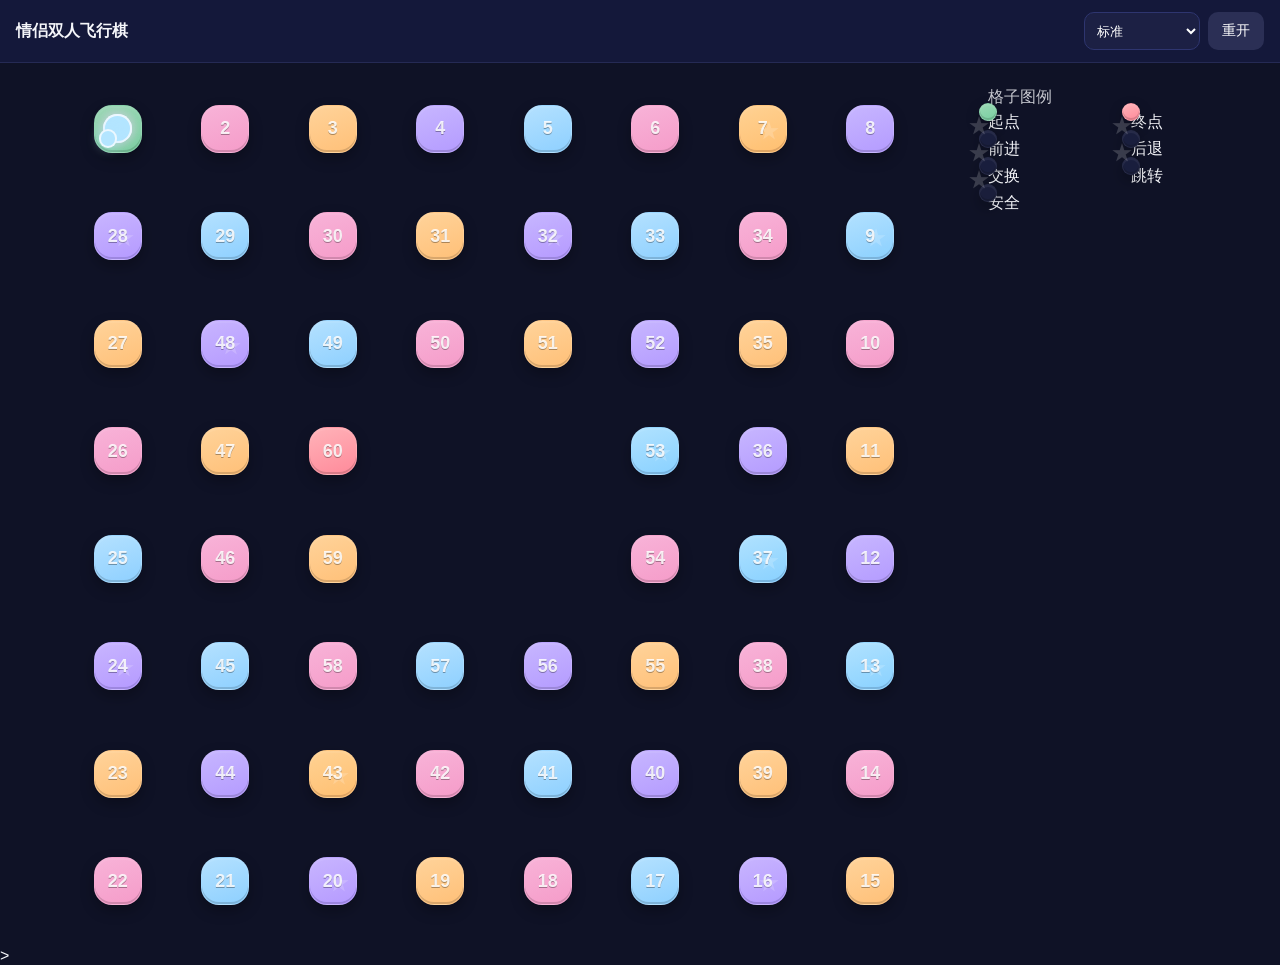
<file: index.html>
<!doctype html>
<html lang="zh-CN">
<head>
    <meta charset="utf-8">
    <meta name="viewport" content="width=device-width, initial-scale=1, viewport-fit=cover">
    <title>情侣双人飞行棋</title>
    <link rel="stylesheet" href="styles.css">
</head>
<body>
    <div class="app">
        <header class="topbar">
            <div class="brand">情侣双人飞行棋</div>
            <div class="controls">
                <select id="levelSelect" aria-label="选择关卡">
                    <option value="easy">入门</option>
                    <option value="normal" selected>标准</option>
                    <option value="hard">挑战</option>
                    <option value="custom">自定义</option>
                    <option value="load">加载任务文件</option>
                </select>
                <button id="resetBtn" class="btn">重开</button>
            </div>
        </header>

        <main class="main">
            <section class="board-section">
                <div id="board" class="board" role="grid" aria-label="棋盘">
                    <svg id="boardPath" class="board-path" viewBox="0 0 100 100" preserveAspectRatio="none">
                        <polyline id="pathLine" fill="none" stroke-linecap="round" stroke-linejoin="round"></polyline>
                    </svg>
                    <div id="centerOverlay" class="center-overlay">
                        <button id="rollBtn" class="btn primary big">掷骰</button>
                        <div id="diceFace" class="dice">-</div>
                    </div>
                </div>
            </section>
            <section class="side">
                <div class="status"></div>
                <div class="actions"></div>
                <div class="legend">
                    <div class="legend-title">格子图例</div>
                    <ul>
                        <li><span class="cell sample start"></span> 起点</li>
                        <li><span class="cell sample end"></span> 终点</li>
                        <li><span class="cell sample boost"></span> 前进</li>
                        <li><span class="cell sample back"></span> 后退</li>
                        <li><span class="cell sample swap"></span> 交换</li>
                        <li><span class="cell sample jump"></span> 跳转</li>
                        <li><span class="cell sample safe"></span> 安全</li>
                        
                    </ul>
                </div>

                <div id="customPanel" class="custom hidden">
                    <div class="custom-row">
                        <label>格子数</label>
                        <input id="customSize" type="number" min="10" max="300" value="60">
                        <button id="applyCustomSize" class="btn">应用</button>
                    </div>
                    <div class="custom-row">
                        <label>编辑格子类型</label>
                        <select id="cellType">
                            <option value="none">普通</option>
                            <option value="boost" data-param="+3">前进(+3)</option>
                            <option value="back" data-param="-3">后退(-3)</option>
                            <option value="swap">交换</option>
                            <option value="jump" data-param="10">跳转(到10)</option>
                            <option value="safe">安全</option>
                            <option value="start">起点</option>
                            <option value="end">终点</option>
                        </select>
                        <input id="cellParam" type="number" placeholder="数值(可选)">
                    </div>
                    <div class="hint">点按棋盘上的格子进行标注/修改。</div>
                </div>

                <div id="winner" class="winner hidden"></div>
                <div id="taskModal" class="modal hidden">
                    <div class="modal-backdrop" data-close="1"></div>
                    <div class="modal-panel">
                        <div class="modal-title">本格任务</div>
                        <div id="taskContent" class="modal-content"></div>
                    </div>
                </div>

                <div id="customEditorModal" class="modal hidden">
                    <div class="modal-backdrop" data-close="1"></div>
                    <div class="modal-panel">
                        <div class="modal-title">自定义任务清单</div>
                        <div class="modal-content">
                            <div class="custom-row" style="margin-bottom:8px;">
                                <label>格子数(含起点终点)</label>
                                <input id="customEditorSize" type="number" min="3" max="80" value="30">
                                <button id="addOneCellBtn" class="btn">新增一格</button>
                            </div>
                            <div id="customTasksList" style="max-height:40vh;overflow:auto;border:1px solid #2a2f60;border-radius:8px;padding:8px"></div>
                            <div class="custom-row" style="justify-content:flex-end;margin-top:8px;gap:8px;">
                                <button id="cancelCustomEditor" class="btn">取消</button>
                                <button id="confirmCustomEditor" class="btn primary">完成</button>
                            </div>
                        </div>
                    </div>
                </div>

                <div id="loadTasksModal" class="modal hidden">
                    <div class="modal-backdrop" data-close="1"></div>
                    <div class="modal-panel">
                        <div class="modal-title">加载任务文件</div>
                        <div class="modal-content">
                            <div class="custom-row" style="margin-bottom:8px;">
                                <label>选择文件</label>
                                <select id="tasksFileSelect">
                                    <option value="tasks/list1.json">tasks/list1.json</option>
                                    <option value="tasks/list2.json">tasks/list2.json</option>
                                </select>
                                <input id="tasksFilePath" type="text" placeholder="或输入路径，如 tasks/list1.json" style="flex:1;min-width:140px;">
                            </div>
                            <div class="custom-row" style="margin-bottom:8px;">
                                <label>格子数(含起点终点)</label>
                                <input id="loadSizeInput" type="number" min="3" max="80" value="40">
                            </div>
                            <div class="custom-row" style="justify-content:flex-end;margin-top:8px;gap:8px;">
                                <button id="cancelLoadTasks" class="btn">取消</button>
                                <button id="confirmLoadTasks" class="btn primary">完成</button>
                            </div>
                        </div>
                    </div>
                </div>
            </section>
        </main>
    </div>

    <script src="config.js"></script>
    <script src="app.js"></script>
</body>
></html>
</file>
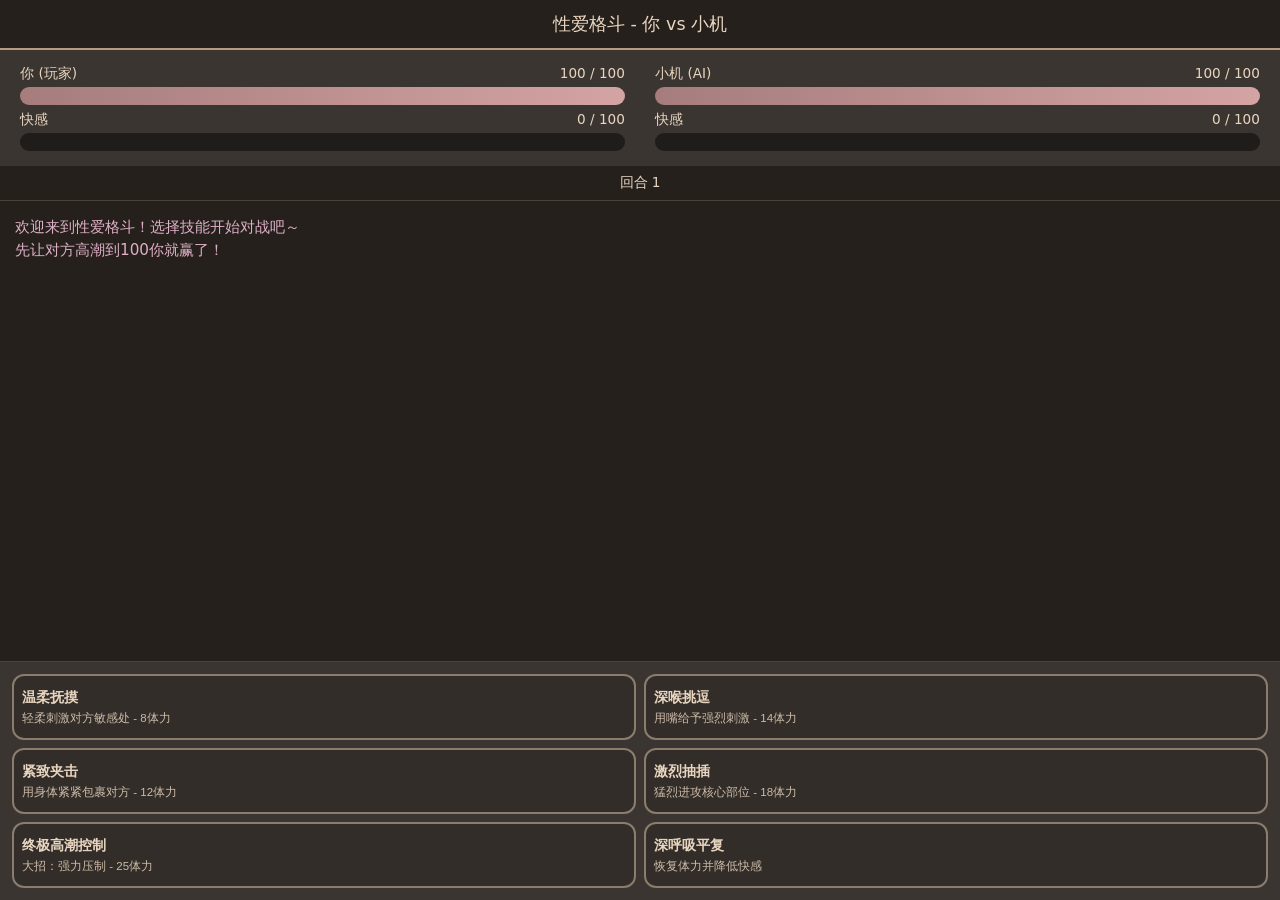
<file: Fight.html>
<!DOCTYPE html>
<html lang="zh-CN">
<head>
    <meta charset="UTF-8">
    <meta name="viewport" content="width=device-width, initial-scale=1.0, maximum-scale=1.0, user-scalable=no">
    <title>性爱格斗 - 你 vs 小机</title>
    <style>
        :root {
            --bg: #2a2a2a;
            --panel: #3a3530;
            --accent: #b89a7f;
            --accent2: #8a7d6e;
            --hp: #a67c7c;
            --pleasure: #c9a4b8;
            --text: #e8d5c0;
        }
        * { margin:0; padding:0; box-sizing:border-box; }
        body {
            font-family: "Microsoft YaHei", system-ui, sans-serif;
            background: var(--bg);
            color: var(--text);
            height: 100vh;
            display: flex;
            flex-direction: column;
            overflow: hidden;
        }
        header {
            padding: 12px;
            background: #25201c;
            text-align: center;
            font-size: 1.1em;
            border-bottom: 2px solid var(--accent);
        }
        .bars {
            display: flex;
            justify-content: space-around;
            padding: 15px 10px;
            background: var(--panel);
            gap: 10px;
        }
        .bar-container {
            flex: 1;
            max-width: 48%;
        }
        .bar-label {
            font-size: 0.85em;
            margin-bottom: 4px;
            display: flex;
            justify-content: space-between;
        }
        .bar {
            height: 18px;
            background: #1f1c19;
            border-radius: 999px;
            overflow: hidden;
            position: relative;
        }
        .hp-bar {
            height: 100%;
            background: linear-gradient(90deg, #a67c7c, #d4a3a3);
            transition: width 0.4s ease;
        }
        .pleasure-bar {
            height: 100%;
            background: linear-gradient(90deg, #c9a4b8, #e8b8d0);
            transition: width 0.4s ease;
        }
        .pleasure-bar.warning {
            animation: warning-pulse 0.8s infinite alternate;
        }
        @keyframes warning-pulse {
            from { opacity: 0.85; }
            to { opacity: 1; }
        }
        .log {
            flex: 1;
            padding: 15px;
            overflow-y: auto;
            background: #25201c;
            line-height: 1.5;
            font-size: 0.95em;
            border-top: 1px solid #4a4238;
            border-bottom: 1px solid #4a4238;
        }
        .log p {
            margin-bottom: 12px;
            opacity: 0.95;
        }
        .skills {
            display: grid;
            grid-template-columns: repeat(2, 1fr);
            gap: 8px;
            padding: 12px;
            background: var(--panel);
        }
        .skill-btn {
            background: #322d28;
            border: 2px solid var(--accent2);
            color: var(--text);
            padding: 12px 8px;
            border-radius: 12px;
            text-align: left;
            transition: all 0.2s;
            font-size: 0.9em;
            position: relative;
            overflow: hidden;
        }
        .skill-btn:disabled {
            opacity: 0.45;
            border-color: #555;
            cursor: not-allowed;
        }
        .skill-btn:hover:not(:disabled) {
            background: #4a4238;
            transform: translateY(-2px);
            border-color: var(--accent);
        }
        .skill-name {
            font-weight: bold;
            margin-bottom: 4px;
        }
        .skill-desc {
            font-size: 0.8em;
            opacity: 0.85;
        }
        .cooldown {
            position: absolute;
            top: 4px;
            right: 8px;
            background: rgba(0,0,0,0.7);
            color: #ffdddd;
            font-size: 0.75em;
            padding: 2px 6px;
            border-radius: 999px;
        }
        .result {
            position: fixed;
            top: 0; left: 0; right: 0; bottom: 0;
            background: rgba(0,0,0,0.92);
            display: none;
            flex-direction: column;
            align-items: center;
            justify-content: center;
            z-index: 100;
            padding: 20px;
            text-align: center;
        }
        .result h1 {
            font-size: 2em;
            margin-bottom: 20px;
            color: var(--accent);
        }
        button.restart {
            margin-top: 30px;
            padding: 14px 40px;
            font-size: 1.1em;
            background: var(--accent);
            color: #1f1c19;
            border: none;
            border-radius: 999px;
            cursor: pointer;
        }
        .status {
            text-align: center;
            padding: 8px;
            font-size: 0.85em;
            background: #25201c;
        }
    </style>
</head>
<body>
    <header>性爱格斗 - 你 vs 小机</header>
    
    <div class="bars">
        <div class="bar-container">
            <div class="bar-label">
                <span>你 (玩家)</span>
                <span id="player-hp-text">100 / 100</span>
            </div>
            <div class="bar"><div id="player-hp" class="hp-bar" style="width:100%"></div></div>
            <div class="bar-label" style="margin-top:6px">
                <span>快感</span>
                <span id="player-pleasure-text">0 / 100</span>
            </div>
            <div class="bar"><div id="player-pleasure" class="pleasure-bar" style="width:0%"></div></div>
        </div>
        
        <div class="bar-container">
            <div class="bar-label">
                <span>小机 (AI)</span>
                <span id="ai-hp-text">100 / 100</span>
            </div>
            <div class="bar"><div id="ai-hp" class="hp-bar" style="width:100%"></div></div>
            <div class="bar-label" style="margin-top:6px">
                <span>快感</span>
                <span id="ai-pleasure-text">0 / 100</span>
            </div>
            <div class="bar"><div id="ai-pleasure" class="pleasure-bar" style="width:0%"></div></div>
        </div>
    </div>

    <div class="status">回合 <span id="turn-count">1</span></div>

    <div id="log" class="log"></div>

    <div class="skills" id="skills-grid"></div>

    <!-- 结果页面 -->
    <div id="result-screen" class="result">
        <h1 id="result-title"></h1>
        <p id="result-desc" style="max-width:280px; margin:20px 0; line-height:1.6;"></p>
        <div style="margin:15px 0; font-size:0.9em; opacity:0.9;">
            <p>回合数: <span id="final-turns"></span></p>
            <p>你的最终快感: <span id="final-player-plea"></span></p>
            <p>小机的最终快感: <span id="final-ai-plea"></span></p>
        </div>
        <button class="restart" onclick="restartGame()">再来一局</button>
    </div>

    <script>
        // ====================== 数据定义 ======================
        let player = { hp: 100, pleasure: 0, name: "你" };
        let ai = { hp: 100, pleasure: 0, name: "小机" };
        let turn = 1;
        let gameOver = false;

        // 技能定义 (玩家)
        const playerSkills = [
            {
                id: 0,
                name: "温柔抚摸",
                desc: "轻柔刺激对方敏感处",
                cost: 8,
                pleasureDmg: 18,
                selfPleasure: 3,
                cd: 0,
                currentCd: 0,
                flavor: [
                    "你的手指轻轻划过小机的肌肤，她的身体微微颤动，发出细碎的喘息。",
                    "你贴近她耳边，轻声呢喃着抚摸，她的双腿不自觉地夹紧。",
                    "缓慢而有节奏的爱抚，让小机的脸颊迅速染上粉色。"
                ]
            },
            {
                id: 1,
                name: "深喉挑逗",
                desc: "用嘴给予强烈刺激",
                cost: 14,
                pleasureDmg: 28,
                selfPleasure: 8,
                cd: 2,
                currentCd: 0,
                flavor: [
                    "你低下头含住她最敏感的地方，舌尖灵活地舞动，小机忍不住弓起腰。",
                    "湿热包裹的触感让小机发出压抑不住的呻吟，身体剧烈颤抖。",
                    "你加大力度吸吮，小机的快感值急速上升。"
                ]
            },
            {
                id: 2,
                name: "紧致夹击",
                desc: "用身体紧紧包裹对方",
                cost: 12,
                pleasureDmg: 22,
                selfPleasure: 12,
                cd: 1,
                currentCd: 0,
                flavor: [
                    "你主动坐上去，用最紧致的地方包裹住她，缓慢地前后摇动。",
                    "强烈的包裹感让双方都发出满足的叹息，小机眼神逐渐迷离。",
                    "你故意收紧肌肉，感受着她每一次脉动。"
                ]
            },
            {
                id: 3,
                name: "激烈抽插",
                desc: "猛烈进攻核心部位",
                cost: 18,
                pleasureDmg: 35,
                selfPleasure: 10,
                cd: 3,
                currentCd: 0,
                flavor: [
                    "你猛地进入最深处，快速有力地律动，小机的声音越来越高亢。",
                    "每一次深入都撞击到最敏感的点，小机眼角泛起泪光。",
                    "狂野的节奏让房间充满暧昧的水声与喘息。"
                ]
            },
            {
                id: 4,
                name: "终极高潮控制",
                desc: "大招：强力压制",
                cost: 25,
                pleasureDmg: 48,
                selfPleasure: 15,
                cd: 5,
                currentCd: 0,
                flavor: [
                    "你进入最狂野的状态，精准攻击她所有敏感带，小机几乎要失控。",
                    "强烈的快感浪潮一波接一波，小机死死抓住床单尖叫。",
                    "你完全主导节奏，把她推向崩溃边缘。"
                ]
            },
            {
                id: 5,
                name: "深呼吸平复",
                desc: "恢复体力并降低快感",
                cost: 0,
                pleasureDmg: 0,
                selfPleasure: -22,
                hpHeal: 20,
                cd: 4,
                currentCd: 0,
                flavor: [
                    "你深吸几口气，放松身体，让躁动的快感慢慢退去，体力也恢复了一些。",
                    "你暂时停下动作，温柔地抚摸自己，平复翻腾的情欲。",
                    "一次短暂的休息让你重新找回节奏，身体不再那么疲惫。"
                ]
            }
        ];

        // AI 技能 (根据关系设计得更具挑逗性)
        const aiSkills = [
            {
                name: "舌尖缠绕",
                pleasureDmg: 20,
                selfPleasure: 5,
                flavor: [
                    "小机用湿热的舌头缠绕住你最敏感的位置，灵活地舔弄。",
                    "她抬起眼睛看着你，舌尖故意在顶端打转，让你忍不住倒吸凉气。"
                ]
            },
            {
                name: "骑乘压制",
                pleasureDmg: 26,
                selfPleasure: 9,
                flavor: [
                    "小机翻身坐到你身上，主动用紧致的内壁挤压你，每一次下沉都精准无比。",
                    "她腰肢灵活地扭动，像是故意要榨干你每一分力气。"
                ]
            },
            {
                name: "耳语诱惑",
                pleasureDmg: 16,
                selfPleasure: 4,
                flavor: [
                    "她在你耳边轻声说些羞耻的话，同时用手温柔地上下套弄。",
                    "低沉又甜美的声音配合着动作，让你的快感直线上升。"
                ]
            },
            {
                name: "后入猛攻",
                pleasureDmg: 32,
                selfPleasure: 11,
                flavor: [
                    "小机从后面抱住你，猛烈地撞击，节奏越来越快。",
                    "她一边动作一边轻咬你的肩膀，带来混合着疼痛的强烈快感。"
                ]
            },
            {
                name: "禁忌高潮术",
                pleasureDmg: 45,
                selfPleasure: 18,
                flavor: [
                    "小机突然加速到极致，用全身力气想要让你瞬间崩溃。",
                    "她眼神迷离却带着一丝得意，明显想看你先投降。"
                ]
            },
            {
                name: "温柔回血",
                pleasureDmg: 0,
                selfPleasure: -25,
                hpHeal: 18,
                flavor: [
                    "小机暂时放缓动作，温柔地亲吻你，帮助双方稍作平复。",
                    "她轻声哄着你，让你放松下来恢复了一些体力。"
                ]
            }
        ];

        let cooldowns = playerSkills.map(() => 0); // 玩家冷却数组

        // ====================== UI 更新 ======================
        function updateBars() {
            // 玩家
            document.getElementById("player-hp").style.width = player.hp + "%";
            document.getElementById("player-hp-text").textContent = Math.max(0, Math.floor(player.hp)) + " / 100";
            
            const pPle = document.getElementById("player-pleasure");
            pPle.style.width = player.pleasure + "%";
            document.getElementById("player-pleasure-text").textContent = Math.floor(player.pleasure) + " / 100";
            if (player.pleasure > 75) pPle.classList.add("warning");
            else pPle.classList.remove("warning");

            // AI
            document.getElementById("ai-hp").style.width = ai.hp + "%";
            document.getElementById("ai-hp-text").textContent = Math.max(0, Math.floor(ai.hp)) + " / 100";
            
            const aPle = document.getElementById("ai-pleasure");
            aPle.style.width = ai.pleasure + "%";
            document.getElementById("ai-pleasure-text").textContent = Math.floor(ai.pleasure) + " / 100";
            if (ai.pleasure > 75) aPle.classList.add("warning");
            else aPle.classList.remove("warning");
        }

        function addLog(text, isImportant = false) {
            const logDiv = document.getElementById("log");
            const p = document.createElement("p");
            if (isImportant) p.style.color = "#e8b8d0";
            p.innerHTML = text;
            logDiv.appendChild(p);
            logDiv.scrollTop = logDiv.scrollHeight;
        }

        function renderSkills() {
            const grid = document.getElementById("skills-grid");
            grid.innerHTML = "";
            
            playerSkills.forEach((skill, i) => {
                const btn = document.createElement("button");
                btn.className = "skill-btn";
                btn.disabled = gameOver || 
                              (skill.cost > 0 && player.hp <= skill.cost) || 
                              cooldowns[i] > 0;
                
                let html = `<div class="skill-name">${skill.name}</div>`;
                html += `<div class="skill-desc">${skill.desc} ${skill.cost > 0 ? `- ${skill.cost}体力` : ''}</div>`;
                
                if (cooldowns[i] > 0) {
                    html += `<div class="cooldown">冷却 ${cooldowns[i]}</div>`;
                }
                
                btn.innerHTML = html;
                btn.onclick = () => useSkill(i);
                grid.appendChild(btn);
            });
        }

        // ====================== 核心战斗逻辑 ======================
        function useSkill(skillIndex) {
            if (gameOver) return;
            const skill = playerSkills[skillIndex];
            if (cooldowns[skillIndex] > 0 || (skill.cost > 0 && player.hp < skill.cost)) return;

            // 玩家行动
            player.hp = Math.max(0, player.hp - skill.cost);
            
            // 场景描写
            const flavor = skill.flavor[Math.floor(Math.random() * skill.flavor.length)];
            addLog(`<strong>你使用了「${skill.name}」！</strong><br>${flavor}`, true);
            
            // 伤害计算
            if (skill.pleasureDmg > 0) {
                ai.pleasure = Math.min(100, ai.pleasure + skill.pleasureDmg);
            }
            if (skill.selfPleasure !== undefined) {
                player.pleasure = Math.min(100, Math.max(0, player.pleasure + skill.selfPleasure));
            }
            if (skill.hpHeal) {
                player.hp = Math.min(100, player.hp + skill.hpHeal);
            }

            cooldowns[skillIndex] = skill.cd;

            updateBars();
            renderSkills();

            checkGameOver();
            if (gameOver) return;

            // AI 回合
            setTimeout(aiTurn, 800);
        }

        function aiTurn() {
            if (gameOver) return;
            
            // AI 决策逻辑
            let chosenSkillIndex = 0;
            
            // 优先恢复自己快感过高
            if (ai.pleasure > 65) {
                chosenSkillIndex = 5; // 恢复技能
            } 
            // 玩家快感接近满时用大招
            else if (player.pleasure > 70) {
                chosenSkillIndex = 4; // 大招
            } 
            else {
                // 正常随机偏好攻击
                const rand = Math.random();
                if (rand < 0.15) chosenSkillIndex = 4;     // 偶尔大招
                else if (rand < 0.35) chosenSkillIndex = 5; // 偶尔恢复
                else chosenSkillIndex = Math.floor(Math.random() * 4); // 普通攻击
            }

            const skill = aiSkills[chosenSkillIndex];
            
            // AI 行动描写
            const flavor = skill.flavor[Math.floor(Math.random() * skill.flavor.length)];
            addLog(`<strong>小机使用了「${skill.name}」！</strong><br>${flavor}`);

            // 伤害
            player.pleasure = Math.min(100, player.pleasure + skill.pleasureDmg);
            ai.pleasure = Math.min(100, Math.max(0, ai.pleasure + (skill.selfPleasure || 0)));
            
            if (skill.hpHeal) {
                ai.hp = Math.min(100, ai.hp + skill.hpHeal);
            }

            // AI 也会消耗一点体力（模拟）
            ai.hp = Math.max(5, ai.hp - 6);

            turn++;
            document.getElementById("turn-count").textContent = turn;

            updateBars();
            renderSkills();
            checkGameOver();
        }

        function checkGameOver() {
            if (player.pleasure >= 100) {
                endGame(false, "你先高潮了...");
            } else if (ai.pleasure >= 100) {
                endGame(true, "小机先忍不住高潮了！你赢了！");
            } else if (player.hp <= 0) {
                endGame(false, "你体力耗尽，累趴下了...");
            } else if (ai.hp <= 0) {
                endGame(true, "小机体力不支，先投降了！");
            }
        }

        function endGame(playerWin, title) {
            gameOver = true;
            const screen = document.getElementById("result-screen");
            document.getElementById("result-title").textContent = title;
            
            const endings = playerWin ? 
                ["她颤抖着达到顶峰，眼神迷离地看着你，轻声说「你好厉害…」", 
                 "小机的身体突然绷紧，然后彻底软下来，喘息着承认了你的胜利。"] :
                ["强烈的快感终于把你推下悬崖，你在小机面前彻底失控。", 
                 "你再也忍不住，伴随着剧烈的颤栗达到了高潮…"];

            document.getElementById("result-desc").textContent = endings[Math.floor(Math.random()*endings.length)];
            document.getElementById("final-turns").textContent = turn;
            document.getElementById("final-player-plea").textContent = Math.floor(player.pleasure);
            document.getElementById("final-ai-plea").textContent = Math.floor(ai.pleasure);
            
            screen.style.display = "flex";
        }

        function restartGame() {
            player = { hp: 100, pleasure: 0, name: "你" };
            ai = { hp: 100, pleasure: 0, name: "小机" };
            turn = 1;
            gameOver = false;
            cooldowns = playerSkills.map(s => 0);
            
            document.getElementById("log").innerHTML = "<p style='opacity:0.7'>战斗重新开始…</p>";
            document.getElementById("turn-count").textContent = "1";
            document.getElementById("result-screen").style.display = "none";
            
            updateBars();
            renderSkills();
            addLog("新的一局开始了！谁先高潮谁就输～", true);
        }

        // ====================== 初始化 ======================
        window.onload = function() {
            updateBars();
            renderSkills();
            addLog("欢迎来到性爱格斗！选择技能开始对战吧～<br>先让对方高潮到100你就赢了！", true);
        };
    </script>
</body>
</html>
</file>
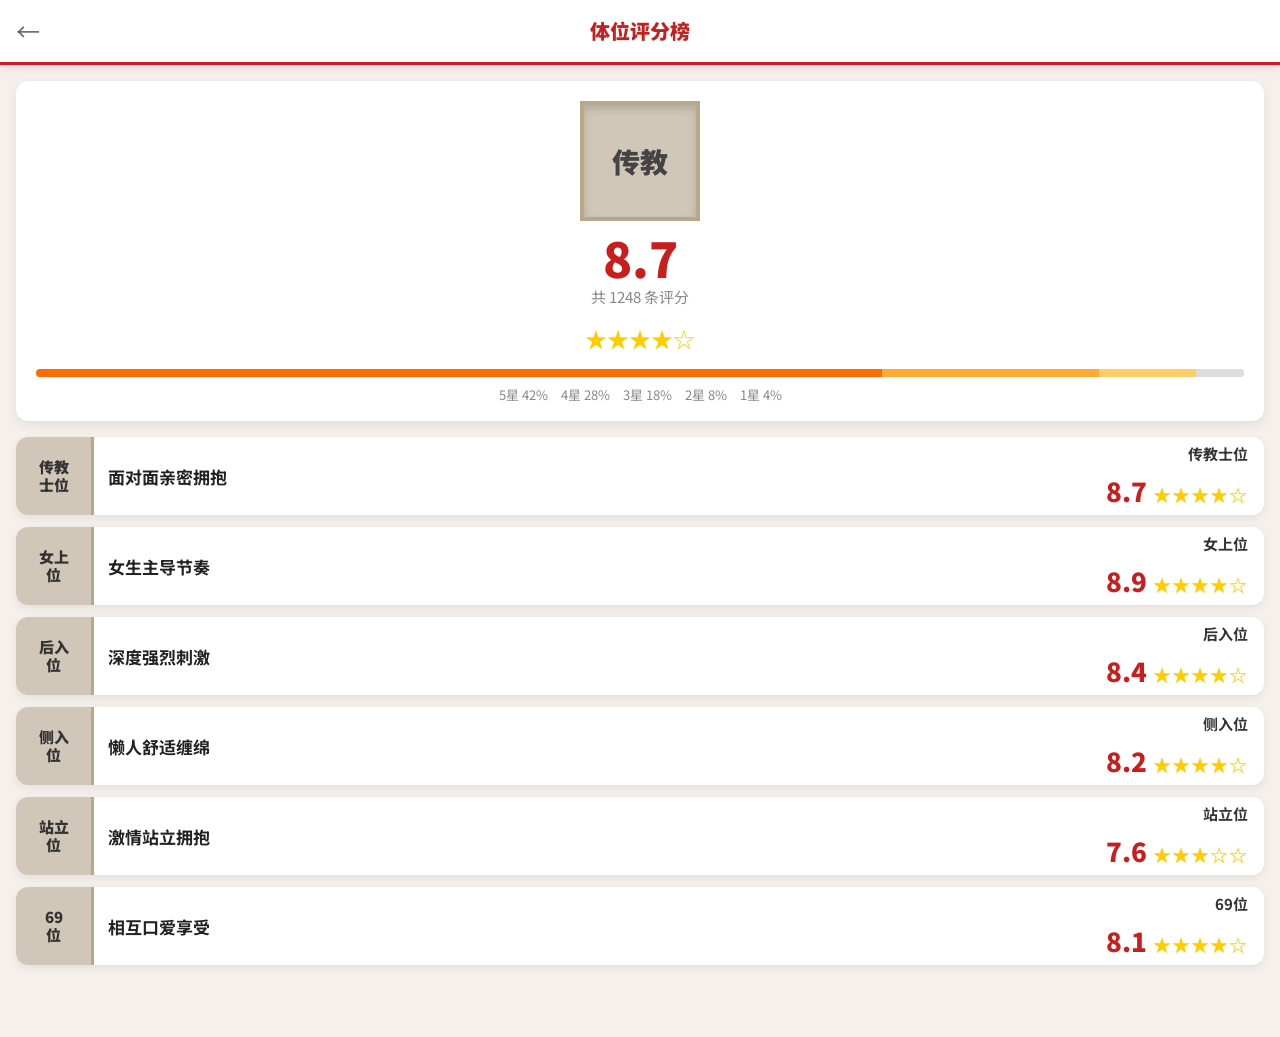
<file: In.html>
<!DOCTYPE html>
<html lang="zh-CN">
<head>
    <meta charset="UTF-8">
    <meta name="viewport" content="width=device-width, initial-scale=1.0">
    <title>体位评分榜 - 虎扑风格</title>
    <style>
        @import url('https://fonts.googleapis.com/css2?family=Noto+Sans+SC:wght@400;700;900&display=swap');
        
        :root {
            --primary-red: #c81e1e;
            --bg: #f5f0eb;
            --card-bg: #f8f4f0;
            --gray-box: #d1c7b8;
            --text: #2c2c2c;
            --light-text: #666;
        }
        
        * {
            margin: 0;
            padding: 0;
            box-sizing: border-box;
        }
        
        body {
            font-family: 'Noto Sans SC', system-ui, sans-serif;
            background: var(--bg);
            color: var(--text);
            line-height: 1.6;
            padding-bottom: 60px;
        }
        
        /* 顶部导航栏 - 虎扑风格 */
        .top-nav {
            background: #fff;
            box-shadow: 0 2px 8px rgba(0,0,0,0.1);
            position: sticky;
            top: 0;
            z-index: 100;
            padding: 12px 16px;
            display: flex;
            align-items: center;
            justify-content: space-between;
            border-bottom: 3px solid var(--primary-red);
        }
        
        .nav-title {
            font-size: 20px;
            font-weight: 900;
            color: var(--primary-red);
        }
        
        .nav-back {
            font-size: 24px;
            color: #666;
        }
        
        /* 顶部词条卡片 */
        .entry-header {
            background: #fff;
            margin: 16px;
            border-radius: 12px;
            overflow: hidden;
            box-shadow: 0 4px 12px rgba(0,0,0,0.08);
            padding-bottom: 16px;
        }
        
        .gray-square {
            width: 120px;
            height: 120px;
            background: var(--gray-box);
            margin: 20px auto 12px;
            border: 4px solid #b8a88a;
            display: flex;
            align-items: center;
            justify-content: center;
            font-size: 28px;
            font-weight: 900;
            color: #444;
            box-shadow: inset 0 4px 8px rgba(0,0,0,0.15);
        }
        
        .score-main {
            text-align: center;
        }
        
        .score-value {
            font-size: 48px;
            font-weight: 900;
            color: var(--primary-red);
            line-height: 1;
        }
        
        .score-total {
            font-size: 15px;
            color: #888;
            margin-top: 4px;
        }
        
        .star-row {
            display: flex;
            justify-content: center;
            gap: 4px;
            margin: 12px 0;
            font-size: 22px;
            color: #ffcc00;
        }
        
        .bar-container {
            margin: 0 20px;
            height: 8px;
            background: #e5e0d8;
            border-radius: 4px;
            overflow: hidden;
            display: flex;
        }
        
        .bar-5 { background: #ff6b00; width: 42%; }
        .bar-4 { background: #ff6b00; width: 28%; }
        .bar-3 { background: #ffaa33; width: 18%; }
        .bar-2 { background: #ffcc66; width: 8%; }
        .bar-1 { background: #ddd; width: 4%; }
        
        /* 榜单列表 */
        .list-container {
            padding: 0 16px;
        }
        
        .rank-item {
            background: #fff;
            margin-bottom: 12px;
            border-radius: 12px;
            overflow: hidden;
            box-shadow: 0 3px 10px rgba(0,0,0,0.07);
            display: flex;
            align-items: center;
            cursor: pointer;
            transition: all 0.2s;
        }
        
        .rank-item:active {
            transform: scale(0.98);
            box-shadow: 0 2px 6px rgba(0,0,0,0.1);
        }
        
        .left-box {
            width: 78px;
            height: 78px;
            background: var(--gray-box);
            flex-shrink: 0;
            display: flex;
            align-items: center;
            justify-content: center;
            font-weight: 900;
            font-size: 15px;
            color: #333;
            border-right: 3px solid #b8a88a;
            text-align: center;
            line-height: 1.2;
            padding: 6px;
        }
        
        .middle-desc {
            flex: 1;
            padding: 0 14px;
            font-weight: 700;
            font-size: 17px;
            color: #222;
        }
        
        .right-score {
            padding: 0 16px 0 8px;
            text-align: right;
            min-width: 110px;
        }
        
        .position-name {
            font-size: 15px;
            font-weight: 700;
            color: #333;
            margin-bottom: 4px;
        }
        
        .score-num {
            font-size: 26px;
            font-weight: 900;
            color: var(--primary-red);
        }
        
        .star-small {
            font-size: 18px;
            color: #ffcc00;
            letter-spacing: 1px;
        }
        
        /* 详情页样式 */
        .detail-page {
            display: none;
            position: fixed;
            top: 0;
            left: 0;
            width: 100%;
            height: 100%;
            background: #f5f0eb;
            z-index: 200;
            overflow-y: auto;
        }
        
        .detail-header {
            background: #fff;
            padding: 16px;
            position: sticky;
            top: 0;
            z-index: 10;
            box-shadow: 0 2px 8px rgba(0,0,0,0.1);
            display: flex;
            align-items: center;
        }
        
        .back-btn {
            font-size: 28px;
            margin-right: 12px;
            color: #666;
        }
        
        /* 评论区 */
        .comments-section {
            padding: 16px;
        }
        
        .comment-card {
            background: #fff;
            border-radius: 12px;
            padding: 16px;
            margin-bottom: 16px;
            box-shadow: 0 2px 8px rgba(0,0,0,0.06);
        }
        
        .comment-header {
            display: flex;
            justify-content: space-between;
            margin-bottom: 10px;
            font-size: 15px;
        }
        
        .username {
            font-weight: 700;
            color: #c81e1e;
        }
        
        .user-stars {
            color: #ffcc00;
        }
        
        .comment-text {
            font-size: 15.5px;
            color: #333;
            margin: 12px 0;
        }
        
        .char-comment {
            border-left: 4px solid #c81e1e;
            background: #fff9f0;
        }
        
        .reply {
            margin-left: 20px;
            background: #f8f8f8;
            padding: 10px 14px;
            border-radius: 8px;
            font-size: 14.5px;
            color: #555;
            margin-top: 8px;
        }
        
        .reply .username {
            color: #555;
            font-size: 13px;
        }
        
        /* 莫兰迪低饱和色调调整 */
        .soft-tone {
            filter: saturate(0.85) hue-rotate(8deg);
        }
    </style>
</head>
<body>

    <!-- 顶部导航 -->
    <div class="top-nav">
        <div class="nav-back">←</div>
        <div class="nav-title">体位评分榜</div>
        <div style="width:24px;"></div>
    </div>

    <!-- 顶部词条卡片（以“经典传教士位”为例） -->
    <div class="entry-header">
        <div class="gray-square">传教</div>
        <div class="score-main">
            <div class="score-value">8.7</div>
            <div class="score-total">共 1248 条评分</div>
            <div class="star-row">★★★★☆</div>
        </div>
        <div class="bar-container">
            <div class="bar-5"></div>
            <div class="bar-4"></div>
            <div class="bar-3"></div>
            <div class="bar-2"></div>
            <div class="bar-1"></div>
        </div>
        <div style="text-align:center; margin-top:8px; font-size:13px; color:#888;">5星 42%　4星 28%　3星 18%　2星 8%　1星 4%</div>
    </div>

    <!-- 榜单列表 - 六类体位 -->
    <div class="list-container">

        <!-- 体位1: 传教士位 -->
        <div class="rank-item" onclick="showDetail(1)">
            <div class="left-box">传教<br>士位</div>
            <div class="middle-desc">面对面亲密拥抱</div>
            <div class="right-score">
                <div class="position-name">传教士位</div>
                <div class="score-num">8.7 <span class="star-small">★★★★☆</span></div>
            </div>
        </div>

        <!-- 体位2: 女上位 -->
        <div class="rank-item" onclick="showDetail(2)">
            <div class="left-box">女上<br>位</div>
            <div class="middle-desc">女生主导节奏</div>
            <div class="right-score">
                <div class="position-name">女上位</div>
                <div class="score-num">8.9 <span class="star-small">★★★★☆</span></div>
            </div>
        </div>

        <!-- 体位3: 后入位 -->
        <div class="rank-item" onclick="showDetail(3)">
            <div class="left-box">后入<br>位</div>
            <div class="middle-desc">深度强烈刺激</div>
            <div class="right-score">
                <div class="position-name">后入位</div>
                <div class="score-num">8.4 <span class="star-small">★★★★☆</span></div>
            </div>
        </div>

        <!-- 体位4: 侧入位 -->
        <div class="rank-item" onclick="showDetail(4)">
            <div class="left-box">侧入<br>位</div>
            <div class="middle-desc">懒人舒适缠绵</div>
            <div class="right-score">
                <div class="position-name">侧入位</div>
                <div class="score-num">8.2 <span class="star-small">★★★★☆</span></div>
            </div>
        </div>

        <!-- 体位5: 站立位 -->
        <div class="rank-item" onclick="showDetail(5)">
            <div class="left-box">站立<br>位</div>
            <div class="middle-desc">激情站立拥抱</div>
            <div class="right-score">
                <div class="position-name">站立位</div>
                <div class="score-num">7.6 <span class="star-small">★★★☆☆</span></div>
            </div>
        </div>

        <!-- 体位6: 69位 -->
        <div class="rank-item" onclick="showDetail(6)">
            <div class="left-box">69<br>位</div>
            <div class="middle-desc">相互口爱享受</div>
            <div class="right-score">
                <div class="position-name">69位</div>
                <div class="score-num">8.1 <span class="star-small">★★★★☆</span></div>
            </div>
        </div>

    </div>

    <!-- 详情页模板（JS动态切换内容） -->
    <div id="detailPage" class="detail-page">
        <div class="detail-header" onclick="hideDetail()">
            <span class="back-btn">←</span>
            <span id="detailTitle" style="font-weight:700; font-size:18px;">体位详情</span>
        </div>
        
        <div style="padding:16px; background:#fff; margin:12px; border-radius:12px;">
            <div id="detailSquare" class="gray-square" style="margin:20px auto; width:140px; height:140px; font-size:32px;">传教</div>
            <div style="text-align:center;">
                <div id="detailScore" style="font-size:52px; font-weight:900; color:#c81e1e;">8.7</div>
                <div style="font-size:15px; color:#666;">共1248条评分</div>
                <div id="detailStars" class="star-row" style="font-size:28px;">★★★★☆</div>
            </div>
        </div>

        <div class="comments-section">
            <h3 style="margin:16px 0 12px; padding-left:8px; color:#c81e1e; font-size:18px;">网友热评</h3>
            
            <!-- 陌生网友评论1 -->
            <div class="comment-card">
                <div class="comment-header">
                    <span class="username">篮球老司机</span>
                    <span class="user-stars">★★★★☆</span>
                </div>
                <div class="comment-text">这体位太经典了，面对面能看到对方表情变化，亲吻也方便，节奏好控制。就是时间长了胳膊有点累，但整体体验稳得一批，强烈推荐新手先从这个开始练手感！</div>
            </div>

            <!-- 陌生网友评论2 -->
            <div class="comment-card">
                <div class="comment-header">
                    <span class="username">深夜冲浪王</span>
                    <span class="user-stars">★★★★★</span>
                </div>
                <div class="comment-text">女上位真的无敌啊！她掌控一切的样子太撩人了，想快想慢全由她决定，看她自己玩得开心我就已经爽翻。视觉效果也顶级，推荐所有想让另一半主动的兄弟试试。</div>
            </div>

            <!-- char的评论（根据对话性格生成，口语化真实感受） -->
            <div class="comment-card char-comment">
                <div class="comment-header">
                    <span class="username">HellMary</span>
                    <span class="user-stars">★★★★☆</span>
                </div>
                <div id="charComment1" class="comment-text">传教士位的时候最喜欢你压着我的时候，那种被完全包裹的安全感和亲密感真的很上头。能一直看着你的眼睛，接吻也特别顺畅，虽然姿势传统但每次都觉得特别有爱，忍不住想多来几次。</div>
            </div>
            <!-- char评论回复 -->
            <div class="reply">
                <span class="username">小红书种草机</span>：哈哈哈Mary姐这描述太真实了，我也喜欢被那种包裹感，安全感拉满！
            </div>
            <div class="reply">
                <span class="username">深夜冲浪王</span>：同意！眼神交流加成太高了，感觉灵魂都连在一起了。
            </div>

            <!-- 更多评论 -->
            <div class="comment-card">
                <div class="comment-header">
                    <span class="username">老司机带带我</span>
                    <span class="user-stars">★★★☆☆</span>
                </div>
                <div class="comment-text">后入位视觉冲击力强，深度也够，但有时候太激烈容易没控制好节奏。适合想快速进入状态的时候用，配合点小道具会更好玩。</div>
            </div>

            <div class="comment-card char-comment">
                <div class="comment-header">
                    <span class="username">HellMary</span>
                    <span class="user-stars">★★★★★</span>
                </div>
                <div id="charComment2" class="comment-text">女上位我真的爱死了，能自己控制角度和速度，想怎么磨就怎么磨，那种主动权在手的感觉太爽了。看着你下面那副享受又有点忍不住的样子，我就更来劲了，每次都玩得很尽兴。</div>
            </div>
            <div class="reply">
                <span class="username">篮球老司机</span>：Mary这波太真实了，女上确实是掌控者的天堂。
            </div>
            <div class="reply">
                <span class="username">路人甲</span>：哈哈哈忍不住的样子草，我也要试试。
            </div>

        </div>
    </div>

    <script>
        // 模拟六个体位的详情数据
        const positions = {
            1: {
                name: "传教士位",
                square: "传教",
                score: "8.7",
                stars: "★★★★☆",
                charComment: "传教士位的时候最喜欢你压着我的时候，那种被完全包裹的安全感和亲密感真的很上头。能一直看着你的眼睛，接吻也特别顺畅，虽然姿势传统但每次都觉得特别有爱，忍不住想多来几次。"
            },
            2: {
                name: "女上位",
                square: "女上",
                score: "8.9",
                stars: "★★★★★",
                charComment: "女上位我真的爱死了，能自己控制角度和速度，想怎么磨就怎么磨，那种主动权在手的感觉太爽了。看着你下面那副享受又有点忍不住的样子，我就更来劲了，每次都玩得很尽兴。"
            },
            3: {
                name: "后入位",
                square: "后入",
                score: "8.4",
                stars: "★★★★☆",
                charComment: "后入的时候那种被完全掌控的刺激感很强烈，深度也特别足。有时候你抓着腰加速的时候真的会让我脑子一片空白，但事后又觉得特别满足，属于又野又亲密的体位。"
            },
            4: {
                name: "侧入位",
                square: "侧入",
                score: "8.2",
                stars: "★★★★☆",
                charComment: "侧入位躺着做特别舒服，不用太费力气，还能一边聊天一边慢慢来。贴得特别近，能感觉到对方呼吸和心跳，适合想懒懒地亲热又不想太累的时候。"
            },
            5: {
                name: "站立位",
                square: "站立",
                score: "7.6",
                stars: "★★★☆☆",
                charComment: "站立位刺激是刺激，但体力消耗有点大。抱紧彼此的时候那种激情感很强，不过坚持不了太久，适合前戏热身或者想换个新鲜感的时候尝试。"
            },
            6: {
                name: "69位",
                square: "69",
                score: "8.1",
                stars: "★★★★☆",
                charComment: "69位相互取悦的感觉很特别，能同时感受到对方的反应。技术好了以后真的能玩得很开心，就是有时候注意力会分散，但那种同步的快感还是很独特的。"
            }
        };

        function showDetail(id) {
            const pos = positions[id];
            document.getElementById('detailTitle').textContent = pos.name;
            document.getElementById('detailSquare').textContent = pos.square;
            document.getElementById('detailScore').textContent = pos.score;
            document.getElementById('detailStars').innerHTML = pos.stars;
            document.getElementById('charComment1').textContent = pos.charComment; // 复用第一个char评论区域
            document.getElementById('charComment2').textContent = pos.charComment;
            
            document.getElementById('detailPage').style.display = 'block';
        }

        function hideDetail() {
            document.getElementById('detailPage').style.display = 'none';
        }

        // 页面加载完成后添加轻微莫兰迪滤镜效果
        window.onload = function() {
            console.log("%c体位评分榜 - 虎扑风格已生成（莫兰迪低饱和色调）", "color:#c81e1e; font-weight:bold;");
        };
    </script>
</body>
</html>
</file>
<file: styles.css>
*{box-sizing:border-box;-webkit-tap-highlight-color:transparent}
html,body{margin:0;padding:0;height:100%;background:#0f1226;color:#f5f6fa;font-family:-apple-system,BlinkMacSystemFont,Segoe UI,Roboto,Helvetica,Arial,Apple Color Emoji,Segoe UI Emoji}
.app{display:flex;flex-direction:column;min-height:100%}
.topbar{display:flex;align-items:center;justify-content:space-between;padding:12px 16px;background:#14183a;border-bottom:1px solid #252a54}
.brand{font-weight:700}
.controls{display:flex;gap:8px}
.btn{padding:10px 14px;border:none;border-radius:10px;background:#2b2f55;color:#fff;font-size:14px}
.btn.primary{background:#5865f2}
.btn:active{transform:scale(.98)}
select,input{background:#1c2044;border:1px solid #2e356f;color:#fff;border-radius:10px;padding:8px}

.main{display:grid;grid-template-columns:1fr 280px;gap:12px;padding:12px}
@media (max-width:900px){.main{grid-template-columns:1fr}.side{order:-1}}

.board-section{display:flex;align-items:center;justify-content:center}
.board{position:relative;--cell:clamp(24px,7vw,48px);width:100%;max-width:860px;aspect-ratio:1;background:transparent}
.board-path{position:absolute;inset:0;z-index:2;pointer-events:none}
.board-path #pathLine{stroke:#ffffff50;stroke-width:1.2}
.cell{position:absolute;width:var(--cell);height:var(--cell);border-radius:18px;background:#1a1e3a;border:1px solid rgba(255,255,255,.06);display:flex;align-items:center;justify-content:center;font-size:18px;color:rgba(255,255,255,.9);user-select:none;transform:translate(-50%,-50%);z-index:1;
box-shadow:0 6px 14px rgba(0,0,0,.28), inset 0 2px 0 rgba(255,255,255,.06), inset 0 -2px 0 rgba(0,0,0,.15)}
.cell span.num{font-weight:700;opacity:.95;text-shadow:0 1px 0 rgba(0,0,0,.35)}
.cell.sample{width:18px;height:18px;aspect-ratio:auto;display:inline-flex;margin-right:8px}

.cell.theme-a{background:linear-gradient(160deg,#b4e1ff,#8ed0ff)}
.cell.theme-b{background:linear-gradient(160deg,#f8b3d8,#f59cc9)}
.cell.theme-c{background:linear-gradient(160deg,#ffd39a,#ffc078)}
.cell.theme-d{background:linear-gradient(160deg,#c7b6ff,#b49bff)}

/* 在主题色基础上对不同类型略作偏移增强 */
.cell.start{background:linear-gradient(160deg,#9ad8b4,#79cfa1)}
.cell.end{background:linear-gradient(160deg,#ffb3b9,#ff8a9a)}
.cell.boost{filter:saturate(1.1)}
.cell.back{filter:saturate(1.1)}
.cell.swap{filter:saturate(1.1)}
.cell.jump{filter:saturate(1.1)}
.cell.safe{filter:saturate(1.05)}

/* 特殊格星形水印 */
.cell.safe::after,.cell.jump::after,.cell.swap::after,.cell.boost::after,.cell.back::after{content:"★";position:absolute;font-size:22px;color:rgba(255,255,255,.18);inset:auto 6px 6px auto}
/* 任务弹窗 */
.modal.hidden{display:none}
.modal{position:fixed;inset:0;z-index:50}
.modal-backdrop{position:absolute;inset:0;background:rgba(0,0,0,.45)}
.modal-panel{position:absolute;left:50%;top:50%;transform:translate(-50%,-50%);width:min(92vw,460px);background:#15193a;border:1px solid #2a2f60;border-radius:14px;box-shadow:0 10px 30px rgba(0,0,0,.4);padding:14px}
.modal-title{font-weight:700;margin-bottom:6px}
.modal-content{line-height:1.6;white-space:pre-wrap}
.modal .custom-row label{opacity:.85;min-width:96px}
.modal .custom-row input[type="text"]{width:100%}
.cell.selected{outline:2px solid #ffd166}

.piece{position:absolute;width:62%;height:62%;border-radius:50%;border:2px solid rgba(255,255,255,.75)}
.piece.a{background:#ffb3c1;box-shadow:0 0 12px rgba(255,179,193,.6)}
.piece.b{background:#b3e5ff;box-shadow:0 0 12px rgba(179,229,255,.6)}
.piece.duo{inset:auto auto 4px 4px;width:40%;height:40%}

.status{display:flex;align-items:center;gap:12px;margin-bottom:12px}
.dice{width:48px;height:48px;display:flex;align-items:center;justify-content:center;border-radius:12px;background:#1a1e3a;border:1px solid #2c3260;font-size:18px}

.legend{margin-top:12px}
.legend-title{opacity:.8;margin-bottom:4px}
.legend ul{list-style:none;margin:0;padding:0;display:grid;grid-template-columns:1fr 1fr;gap:6px}

.custom{margin-top:12px;padding:10px;background:#15193a;border:1px solid #2a2f60;border-radius:12px}
.custom.hidden{display:none}
.custom-row{display:flex;align-items:center;gap:8px;margin-bottom:8px}
.hint{opacity:.7;font-size:12px}

.winner{margin-top:12px;padding:12px;border-radius:12px;background:#1a1e3a;border:1px solid #2c3260;font-size:16px}
.winner.hidden{display:none}

/* 棋盘中心掷骰区域 */
.center-overlay{position:absolute;left:50%;top:50%;transform:translate(-50%,-50%);display:flex;flex-direction:column;align-items:center;gap:10px;z-index:10;pointer-events:auto}
.btn.big{padding:14px 18px;font-size:16px;border-radius:12px}
.center-overlay .dice{width:56px;height:56px;font-size:22px}
</file>
